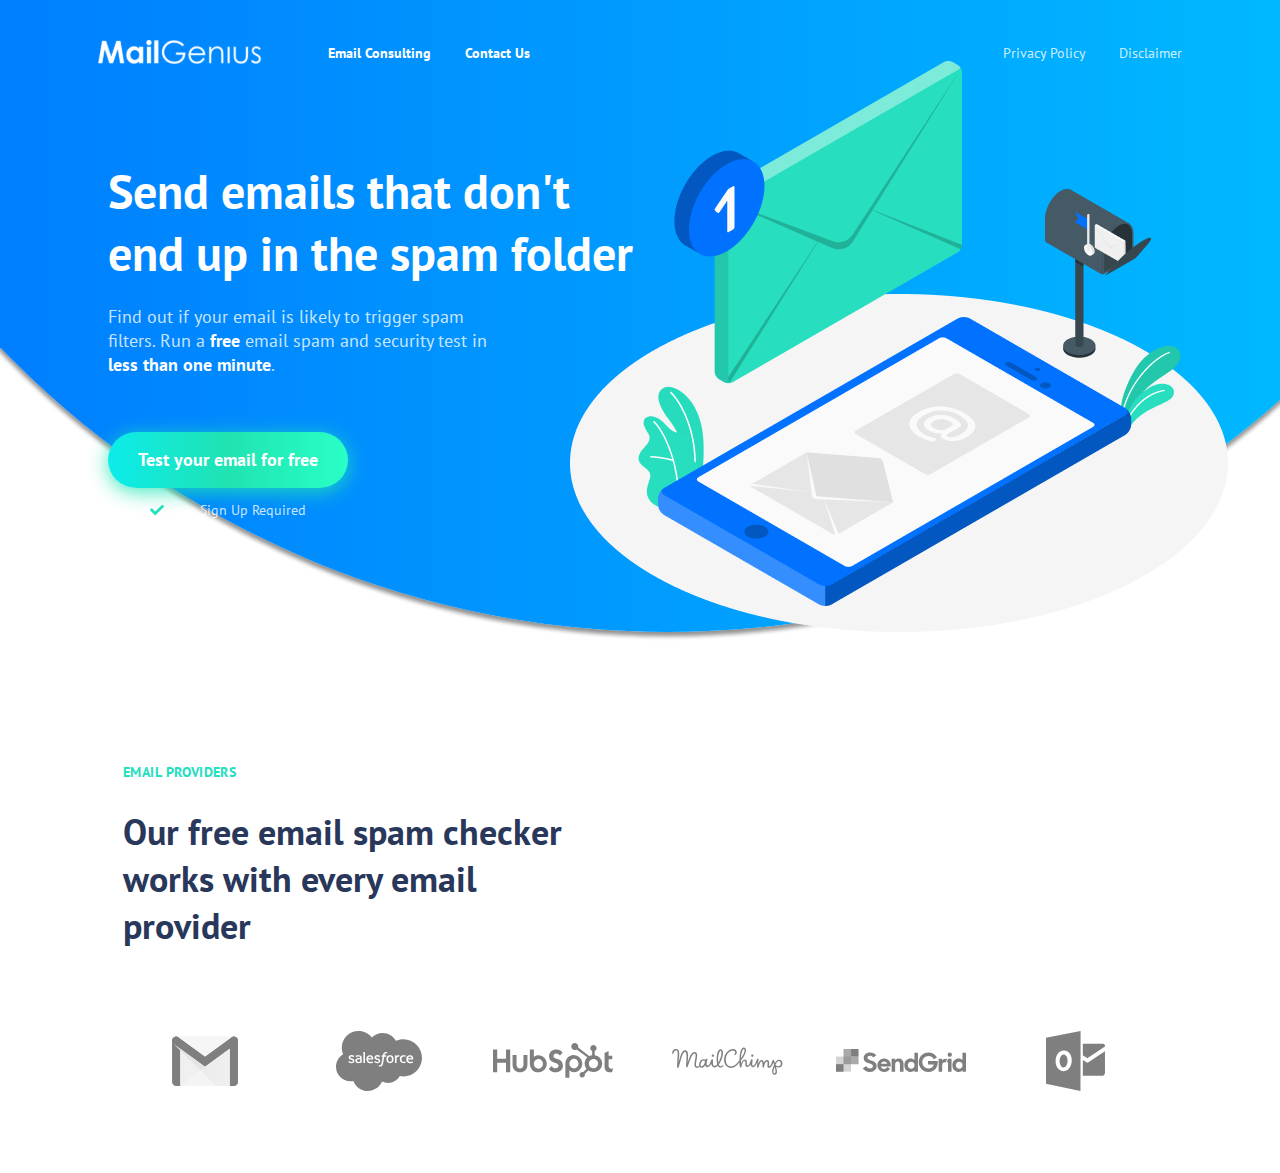
<file: index.html>
<!DOCTYPE html>
<html lang="en">
<head>
  <meta charset="UTF-8">
  <meta name="viewport" content="width=device-width, initial-scale=1.0">
  <meta http-equiv="X-UA-Compatible" content="ie=edge">
  <link href="https://fonts.googleapis.com/css?family=PT+Sans:400,700&display=swap" rel="stylesheet">
  <link rel="stylesheet" href="css/style_1.css">
  <title>MailGenius</title>
</head>
<body>
  <header class="header">
    <div class="container  d-flex align-items-center">
      <a href="#" class="logo">
        <img src="img/MailGenius-logo2.svg" alt="logo">
      </a>
      <nav class="main-header-nav">
        <a href="#">Email Consulting</a>
        <a href="#">Contact Us</a>
      </nav>
      <nav class="info-header-nav ">
        <a href="#">Privacy Policy</a>
        <a href="#">Disclaimer</a>
      </nav>
    </div>
    <!-- /.container -->
  </header>
  <!-- /.header -->
  <main class="main">
    <section class="inner header-img-1 d-flex align-items-center">
      <div class="container">
        <div class="inner-call-to-action">
          <h1 class="call-to-action-title">Send emails that don't end up in the spam folder</h1>
          <p class="call-to-action-desq">
            Find out if your email is likely to trigger spam filters. Run a <span>free</span> email spam and security test in <span>less than one minute</span>.
          </p>
          <div class="test-your-email">
            <button class="btn btn-default">Test your email for free </button>
            <div class="email-not-required d-flex align-items-center justify-content-center">
              <svg width="14" height="12" viewBox="0 0 14 12" fill="none" xmlns="http://www.w3.org/2000/svg">
                <path d="M4.75526 11.0149L0.205261 6.46494C-0.0680947 6.19159 -0.0680947 5.74837 0.205261 5.47499L1.19519 4.48504C1.46854 4.21166 1.91178 4.21166 2.18514 4.48504L5.25024 7.55011L11.8153 0.985046C12.0887 0.711691 12.5319 0.711691 12.8053 0.985046L13.7952 1.975C14.0686 2.24835 14.0686 2.69157 13.7952 2.96495L5.74521 11.015C5.47183 11.2883 5.02862 11.2883 4.75526 11.0149Z" fill="#27DEBF"/>
              </svg>
              <span>No Sign Up Required</span>
            </div>
          </div>
        </div>
        <!-- /.inner-call-to-action -->
        <div class="inner-services-wrap ">
          <div class="container">
            <h2 class="inner-services-title-1 d-flex justify-content-between">email providers</h2>
            <h3 class="inner-services-title">Our free email spam checker works with every email provider</h3>
            <div class="inner-services-list  d-flex justify-content-between ">
              <div class="inner-service-list-item d-flex align-items-center justify-content-center">
                <img src="img/gmail-icon.svg" alt="">
              </div>
              <!-- /.inner-service-list-item -->
              <div class="inner-service-list-item d-flex align-items-center justify-content-center">
                <img src="img/salesforce-icon.svg" alt="">
              </div>
              <!-- /.inner-service-list-item -->
              <div class="inner-service-list-item d-flex align-items-center justify-content-center">
                <img src="img/hubspot-icon.svg" alt="">
              </div>
              <!-- /.inner-service-list-item -->
              <div class="inner-service-list-item d-flex align-items-center justify-content-center">
                <img src="img/mailchimp-icon.svg" alt="">
              </div>
              <!-- /.inner-service-list-item -->
              <div class="inner-service-list-item d-flex align-items-center justify-content-center">
                <img src="img/sendgrid-icon.svg" alt="">
              </div>
              <!-- /.inner-service-list-item -->
              <div class="inner-service-list-item  d-flex align-items-center justify-content-center">
                <img src="img/outluc-icon.svg" alt="">
              </div>
              <!-- /.inner-service-list-item -->
            </div>
            <!-- /.inner-services-list -->
          </div>
          <!-- /.container -->
        </div>
        <!-- /.inner-services-wrap -->
      </div>
      <!-- /.container -->
    </section>
    <!-- /.inner -->
  </main>
  <!-- /.main -->
</body>
</html>
</file>
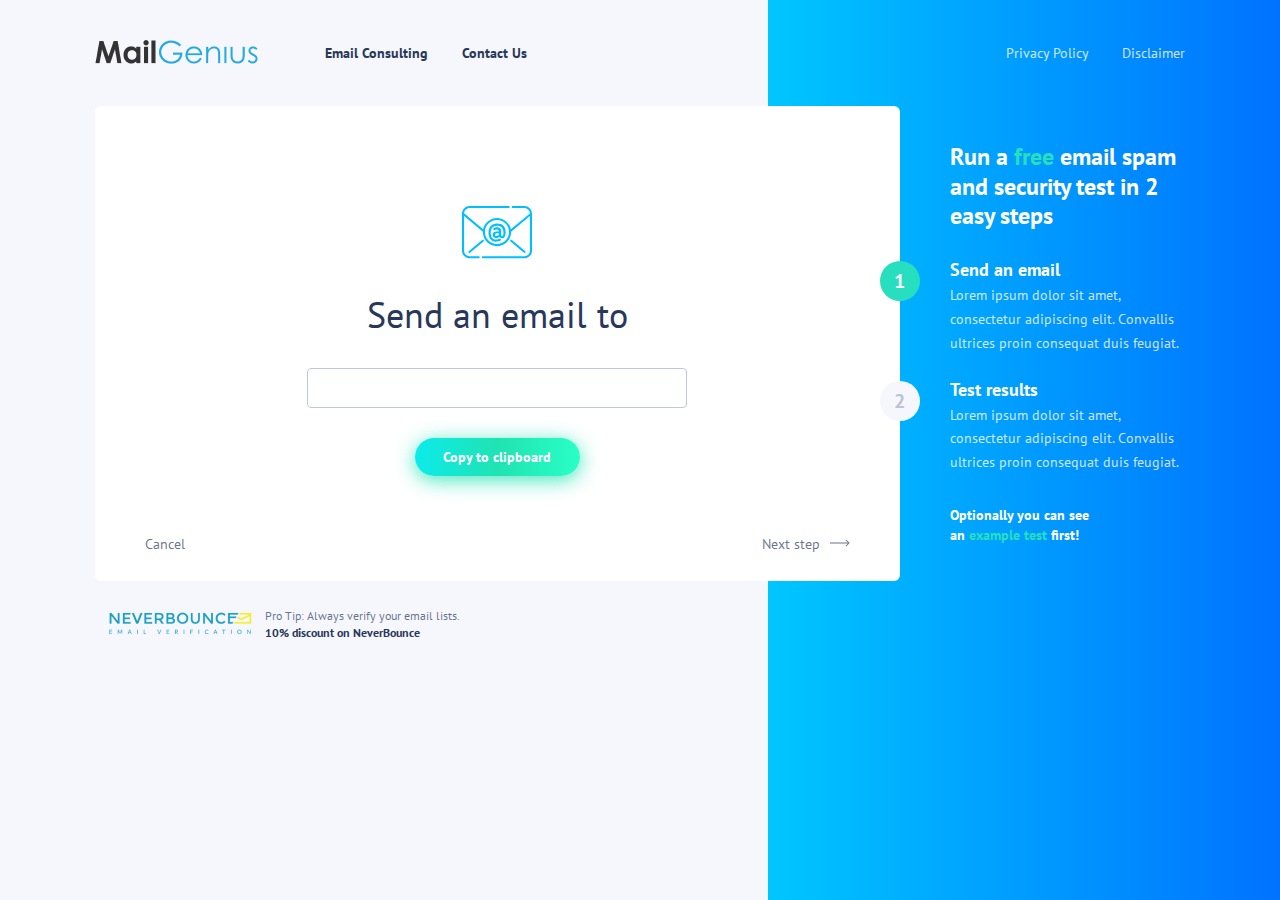
<file: process-step-1.html>
<!DOCTYPE html>
<html lang="en">
<head>
  <meta charset="UTF-8">
  <meta name="viewport" content="width=device-width, initial-scale=1.0">
  <meta http-equiv="X-UA-Compatible" content="ie=edge">
  <link href="https://fonts.googleapis.com/css?family=PT+Sans:400,700&display=swap" rel="stylesheet">
  <link rel="stylesheet" href="css/style.css">
  <title>MailGenius</title>
</head>
<body class="gradient-bg">
  <header class="header">
    <div class="container d-flex align-items-center">
      <a href="" class="logo">
        <img src="img/logo.png" alt="">
      </a>

      <nav class="main-header-nav">
        <a href="#">Email Consulting</a>
        <a href="#">Contact Us</a>
      </nav>
      <nav class="info-header-nav">
        <a href="#">Privacy Policy</a>
        <a href="#">Disclaimer</a>
      </nav>
    </div>
    <!-- /.container -->
  </header>
  <!-- /.header -->
  <main class="main">
    <section class="process-screen">
      <div class="container d-flex align-items-center">
        <div class="process-screen-content d-flex flex-column">
          <div class="process-screen-body mx-auto my-auto">
            <form class="action-form d-flex flex-column align-items-center">
              <img src="img/email-icon.svg" alt="" class="process-logo">
              <h3 class="process-title">Send an email to</h3>
              <input type="email" name="email" class="form-control">
              <button type="submit" class="btn gradient-btn">Copy to clipboard</button>
            </form>
            <!-- /.action-form -->
          </div>
          <div class="process-screen-footer d-flex align-items-center justify-content-between">
            <a href="">Cancel</a>
            <a href="" class="next-screen-link d-flex align-items-center">Next step</a>
          </div>
        </div>
        <!-- /.process-screen-content -->
        <div class="process-steps">
          <h4 class="process-steps-title">
            Run a <span class="text-green">free</span> email spam and security test in 2 easy steps
          </h4>
          <ul class="process-steps-list">
            <li class="steps-list-item">
              <span class="list-item-num active">1</span>
              <h5 class="list-item-title">Send an email</h5>
              <p class="list-item-desq">Lorem ipsum dolor sit amet, consectetur adipiscing elit. Convallis ultrices proin consequat duis feugiat.</p>
            </li>

            <li class="steps-list-item">
              <span class="list-item-num">2</span>
              <h5 class="list-item-title">Test results</h5>
              <p class="list-item-desq">Lorem ipsum dolor sit amet, consectetur adipiscing elit. Convallis ultrices proin consequat duis feugiat.</p>
            </li>
          </ul>
          <!-- /.process-steps-list -->
          <div class="optional-text">
            Optionally you can see an <span class="text-green">example test</span> first!
          </div>
        </div>
        <!-- /.process-steps -->

      </div>
      <!-- /.container -->
    </section>
    <!-- /.process-screen -->

  </main>
  <!-- /.main -->
  <footer class="footer">
    <div class="container d-flex align-items-center">
      <a href="">
        <img src="img/footer-logo.png" alt="">
      </a>
      <div class="footer-text d-flex flex-column">
        <span>Pro Tip: Always verify your email lists.</span>
        <span class="text-bold">10% discount on NeverBounce</span>
      </div>
    </div>
    <!-- /.container -->
  </footer>
  <!-- /.footer -->
</body>
</html>
</file>
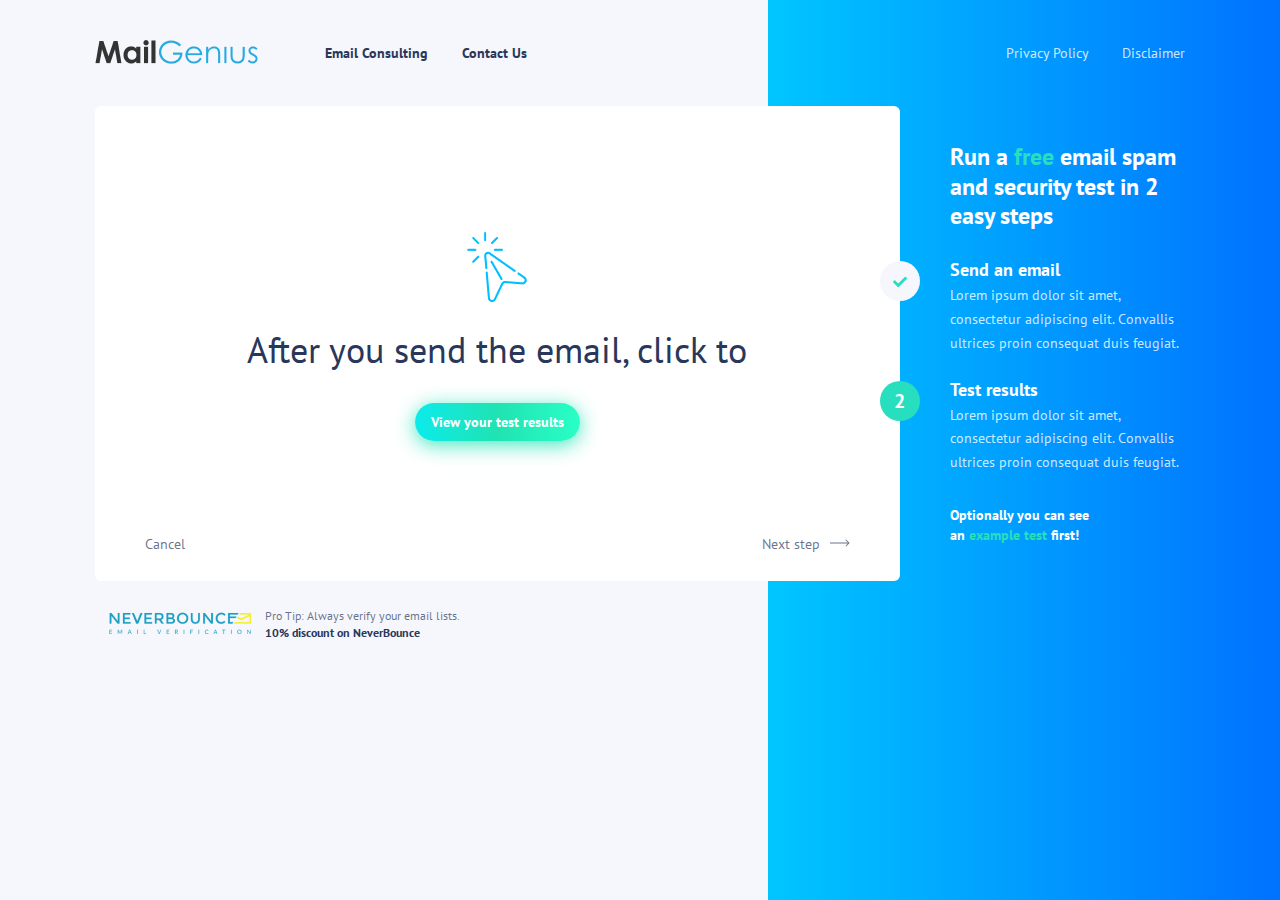
<file: process-step-2.html>
<!DOCTYPE html>
<html lang="en">
<head>
  <meta charset="UTF-8">
  <meta name="viewport" content="width=device-width, initial-scale=1.0">
  <meta http-equiv="X-UA-Compatible" content="ie=edge">
  <link href="https://fonts.googleapis.com/css?family=PT+Sans:400,700&display=swap" rel="stylesheet">
  <link rel="stylesheet" href="css/style.css">
  <title>MailGenius</title>
</head>
<body class="gradient-bg">
  <header class="header">
    <div class="container d-flex align-items-center">
      <a href="" class="logo">
        <img src="img/logo.png" alt="">
      </a>

      <nav class="main-header-nav">
        <a href="#">Email Consulting</a>
        <a href="#">Contact Us</a>
      </nav>
      <nav class="info-header-nav">
        <a href="#">Privacy Policy</a>
        <a href="#">Disclaimer</a>
      </nav>
    </div>
    <!-- /.container -->
  </header>
  <!-- /.header -->
  <main class="main">
    <section class="process-screen">
      <div class="container d-flex align-items-center">
        <div class="process-screen-content d-flex flex-column">
          <div class="process-screen-body mx-auto my-auto">
            <form class="action-form d-flex flex-column align-items-center">
              <img src="img/click (3) -icon.png" alt="" class="process-logo">
              <h3 class="process-title">After you send the email, click to</h3>
              <button type="submit" class="btn gradient-btn">View your test results</button>
            </form>
            <!-- /.action-form -->
          </div>
          <div class="process-screen-footer d-flex align-items-center justify-content-between">
            <a href="">Cancel</a>
            <a href="" class="next-screen-link d-flex align-items-center">Next step</a>
          </div>
        </div>
        <!-- /.process-screen-content -->
        <div class="process-steps">
          <h4 class="process-steps-title">
            Run a <span class="text-green">free</span> email spam and security test in 2 easy steps
          </h4>
          <ul class="process-steps-list">
            <li class="steps-list-item">
              <div class="list-item-num">
                <svg width="14" height="12" viewBox="0 0 14 12" fill="none" xmlns="http://www.w3.org/2000/svg">
                  <path d="M4.75526 11.0149L0.205261 6.46494C-0.0680947 6.19159 -0.0680947 5.74837 0.205261 5.47499L1.19519 4.48504C1.46854 4.21166 1.91178 4.21166 2.18514 4.48504L5.25024 7.55011L11.8153 0.985046C12.0887 0.711691 12.5319 0.711691 12.8053 0.985046L13.7952 1.975C14.0686 2.24835 14.0686 2.69157 13.7952 2.96495L5.74521 11.015C5.47183 11.2883 5.02862 11.2883 4.75526 11.0149Z" fill="#27DEBF"/>
                </svg>
              </div>
              <h5 class="list-item-title">Send an email</h5>
              <p class="list-item-desq">Lorem ipsum dolor sit amet, consectetur adipiscing elit. Convallis ultrices proin consequat duis feugiat.</p>
            </li>

            <li class="steps-list-item">
              <span class="list-item-num active">2</span>
              <h5 class="list-item-title">Test results</h5>
              <p class="list-item-desq">Lorem ipsum dolor sit amet, consectetur adipiscing elit. Convallis ultrices proin consequat duis feugiat.</p>
            </li>
          </ul>
          <!-- /.process-steps-list -->
          <div class="optional-text">
            Optionally you can see an <span class="text-green">example test</span> first!
          </div>
        </div>
        <!-- /.process-steps -->

      </div>
      <!-- /.container -->
    </section>
    <!-- /.process-screen -->

  </main>
  <!-- /.main -->
  <footer class="footer">
    <div class="container d-flex align-items-center">
      <a href="">
        <img src="img/footer-logo.png" alt="">
      </a>
      <div class="footer-text d-flex flex-column">
        <span>Pro Tip: Always verify your email lists.</span>
        <span class="text-bold">10% discount on NeverBounce</span>
      </div>
    </div>
    <!-- /.container -->
  </footer>
  <!-- /.footer -->
</body>
</html>
</file>
<file: css/style_1.css>
* {
  box-sizing: border-box;
}

body {
  font: 400 14px/1 'PT SAns', sans-serif;
  margin: 0;
}

a {
  text-decoration: none;
  color: inherit;
}

button {
  border: none;
  background-color: transparent;
  cursor: pointer;
  padding: 0;
}

p, h1, h2, h3, h4, h5, h6 {
  margin: 0;
}

.d-flex {
  display: flex;
}

.align-items-center {
  align-items: center;
}

.justify-content-center {
  justify-content: center;
}

.justify-content-between {
  justify-content: space-between;
}

.container {
  max-width: 1114px;
  padding: 0 15px;
  margin: auto;
}

.btn {
  font-family: 'PT Sans', sans-serif;
  font-weight: 700;
  font-size: 18px;
  line-height: 1.333;
  padding: 16px 30px;
}

.btn-default {
  background: linear-gradient(90deg, #0CEBEB 0%, #20E3B2 50%, #29FFC6 100%);
  border-radius: 30px;
  box-shadow: 0px 4px 20px #20E4B3D9; 
  color: rgba(255, 255, 255, 1);
}

.btn-default:hover {
  
  color:  rgb(255, 2, 2);
}

.btn-default:active {
  
  color: rgb(249, 253, 0);
}

.btn-default:focus {
  
  color:  rgba(0, 0, 0, 1);
}

.header {
  padding: 40px 0;
  position: absolute;
  left: 0;
  top: 0;
  width: 100%;
}

.main-header-nav {
  color: rgba(255, 255, 255, 1);

  font-weight: 700;
  margin-left: 66px;
}

.main-header-nav a + a,
.info-header-nav a + a {
  margin-left: 30px;
}

.info-header-nav {
  color: rgba(255, 255, 255, 0.8);
  margin-left: auto;
}

.inner {
  height: 100vh;
  min-height: 910px;
  padding-top: 106px;
}

.inner-call-to-action {
  max-width: 545px;
  position: relative;
}

.header-img-1::after {
  content: '';
  z-index: -1;
  position: absolute;
  width: 1849px;
  height: 1849px;
  left: -257px;
  top: -1217px;
  border-radius: 50%;
  background: linear-gradient(270deg, #00C6FF 0%, #0072FF 101.47%);
  box-shadow: 0px 4px 4px rgba(0, 0, 0, 0.25), 0px 4px 4px rgba(0, 0, 0, 0.25);
} 


.inner-call-to-action::after {
  content: '';
  width: 738px;
  height: 611px;
  background: url('../img/inner-bg.png') no-repeat;
  position: absolute;
  top: -100px;
  right: -655px;
  z-index: 0;
}

.call-to-action-title {
  font-size: 48px;
  font-weight: bold;
  color: #fff;
  line-height: 1.29;
  margin-top: 55px;
  z-index: 1;
  position: relative;
}

.call-to-action-desq {
  font-size: 18px;
  line-height: 1.33;
  color: rgba(255, 255, 255, 0.8);
  margin-top: 20px;
  max-width: 390px;
  margin-bottom: 55px;
}

.call-to-action-desq >span {
  color: #FFFFFF;
  font-weight: 700;
}

.test-your-email {
  display: inline-block;
}

.email-not-required {
  margin-top: 15px;
  color: rgba(255, 255, 255, 0.8);
  font-size: 14px;
}

.email-not-required span {
  margin-left: 15px;
}

.inner-services-wrap {
  margin-top: 95px;
}

.inner-services-title {
  font-family: PT Sans;
  font-style: normal;
  font-weight: bold;
  font-size: 36px;
  line-height: 47px;
  color: #29375A;
  max-width: 490px;
  padding-top: 27px;
}

.inner-services-title-1 {
  font-weight: bold;
  font-size: 14px;
  line-height: 18px;
  letter-spacing: 0.03em;
  text-transform: uppercase;
  color: #27DEBF;
  padding-top: 150px;
}

.inner-service-list-item {
  width: 164px;
  height: 164px;
  background-color: #fff;
  cursor: pointer;
  margin: 30px auto;
  opacity: 0.5;
}

.inner-service-list-item + .inner-service-list-item {
  margin-left: 10px;
}

.inner-service-list-item:hover {
  background-color: rgba(255, 254, 254, 0.788);
  border-color: 1px solid #525F7F;
  box-shadow: 0px 4px 4px rgba(0, 0, 0, 0.25);
  opacity: 1;
  border-radius: 5px;
}
</file>
<file: css/style.css>
*, *::before, *::after {
  box-sizing: border-box;
}

html {
  font-size: 14px;
}

body {
  font: 400 1rem/1 'PT Sans', sans-serif;
  margin: 0;
}

a {
  text-decoration: none;
  color: inherit;
  outline: none;
}

ul {
  padding: 0;
  margin: 0;
  list-style: none;
}


button {
  border: none;
  background-color: transparent;
  cursor: pointer;
  padding: 0;
}

input, textarea {
  border: none;
  outline: none;
}

textarea {
  resize: vertical;
}

img {
  max-width: 100%;
}

p, h1, h2, h3, h4, h5, h6 {
  margin: 0;
}

.container {
  max-width: 1120px;
  margin: 0 auto;
  padding: 0 15px;
}

.d-flex {
  display: flex;
}

.flex-column {
  flex-direction: column;
}

.align-items-center {
  align-items: center;
}

.justify-content-center {
  justify-content: center;
}

.justify-content-between {
  justify-content: space-between;
}

.ml-auto {
  margin-left: auto;
}

.mr-auto {
  margin-right: auto;
}

.mt-auto {
  margin-top: auto;
}

.mb-auto {
  margin-bottom: auto;
}

.mx-auto {
  margin-left: auto;
  margin-right: auto;
}

.my-auto {
  margin-top: auto;
  margin-bottom: auto;
}


.form-control {
  border: 1px solid #BFC7DC;
  border-radius: 4px;
  height: 40px;
  padding: 0 20px;
  color: #29375A;
  font-size: 1rem;
  font-family: 'PT Sans', sans-serif;
}

.btn {
  font-size: 1rem;
  font-family: 'PT Sans', sans-serif;
  font-weight: 700;
  padding: 10px 0;
}

.gradient-btn {
  min-width: 165px;
  color: #fff;
  background: linear-gradient(
    90deg,
    #0CEBEB 0%,
    #20E3B2 50%,
    #29FFC6 100%
  );
  box-shadow: 0px 4px 20px rgba(32, 228, 179, 0.85);
  border-radius: 30px;
}

.text-green {
  color: #27DEBF !important;
}

.text-bold {
  font-weight: 700;
}

.gradient-bg {
  background: linear-gradient(
    to right,
    #f6f7fc 0%, 60%,
    #00c6ff 60%,
    #0072ff 100%
  );
}

.header {
  padding: 40px 0;
  position: absolute;
  left: 0;
  top: 0;
  width: 100%;
}

.main-header-nav {
  color: #29375A;
  font-weight: 700;
  margin-left: 66px;
}

.main-header-nav a + a,
.info-header-nav a + a {
  margin-left: 30px;
}

.info-header-nav {
  color: rgba(255, 255, 255, 0.8);
  margin-left: auto;
}

.main {
  padding-top: 106px;
}

.process-screen-content {
  width: 819px;
  height: 475px;
  background-color: #fff;
  border-radius: 6px;
  padding: 30px 50px;
}

.process-logo {
  margin-bottom: 30px;
}

.process-title {
  font-size: 2.57rem;
  color: #29375A;
  font-weight: 400;
  margin-bottom: 35px;
}

.action-form .form-control {
  width: 380px;
  margin-bottom: 30px;
}

.process-screen-footer {
  color: rgba(41, 55, 90, 0.7);
}

.next-screen-link::after {
  content: "";
  width: 20px;
  height: 9px;
  display: inline-block;
  background: url('../img/arrow-icon.svg') no-repeat;
  background-size: contain;
  margin-left: 10px;
}

.process-steps {
  padding-left: 50px;
  width: 290px;
}

.process-steps-title {
  font-size: 1.7rem;
  line-height: 1.25;
  font-weight: 700;
  color: #fff;
  margin-bottom: 30px;
}

.process-steps-list {
  margin-bottom: 30px;
}

.steps-list-item {
  position: relative;
}

.steps-list-item + .steps-list-item{
  margin-top: 25px;
}

.list-item-num {
  position: absolute;
  background-color: #F6F7FC;
  width: 40px;
  line-height: 40px;
  border-radius: 50%;
  font-weight: 700;
  color: #BBC4DA;
  font-size: 1.43rem;
  text-align: center;
  left: -70px;
  top: 0;
}

.list-item-num.active {
  background-color: #27DEBF;
  color: #fff;
}

.list-item-title {
  color: #fff;
  font-size: 18px;
  font-weight: 700;
  margin-bottom: 5px;
}

.list-item-desq {
  color: rgba(255, 255, 255, 0.8);
  line-height: 1.7;
}

.optional-text {
  line-height: 1.43;
  color: #fff;
  font-weight: 700;
  max-width: 150px;
}

.footer {
  padding: 20px 0;
}

.footer-text {
  font-size: 0.86rem;
  color: rgba(41, 55, 90, 0.7);
}

.footer-text span + span {
  margin-top: 5px;
}

.footer-text span:last-child {
  color: #29375A;
}
</file>
